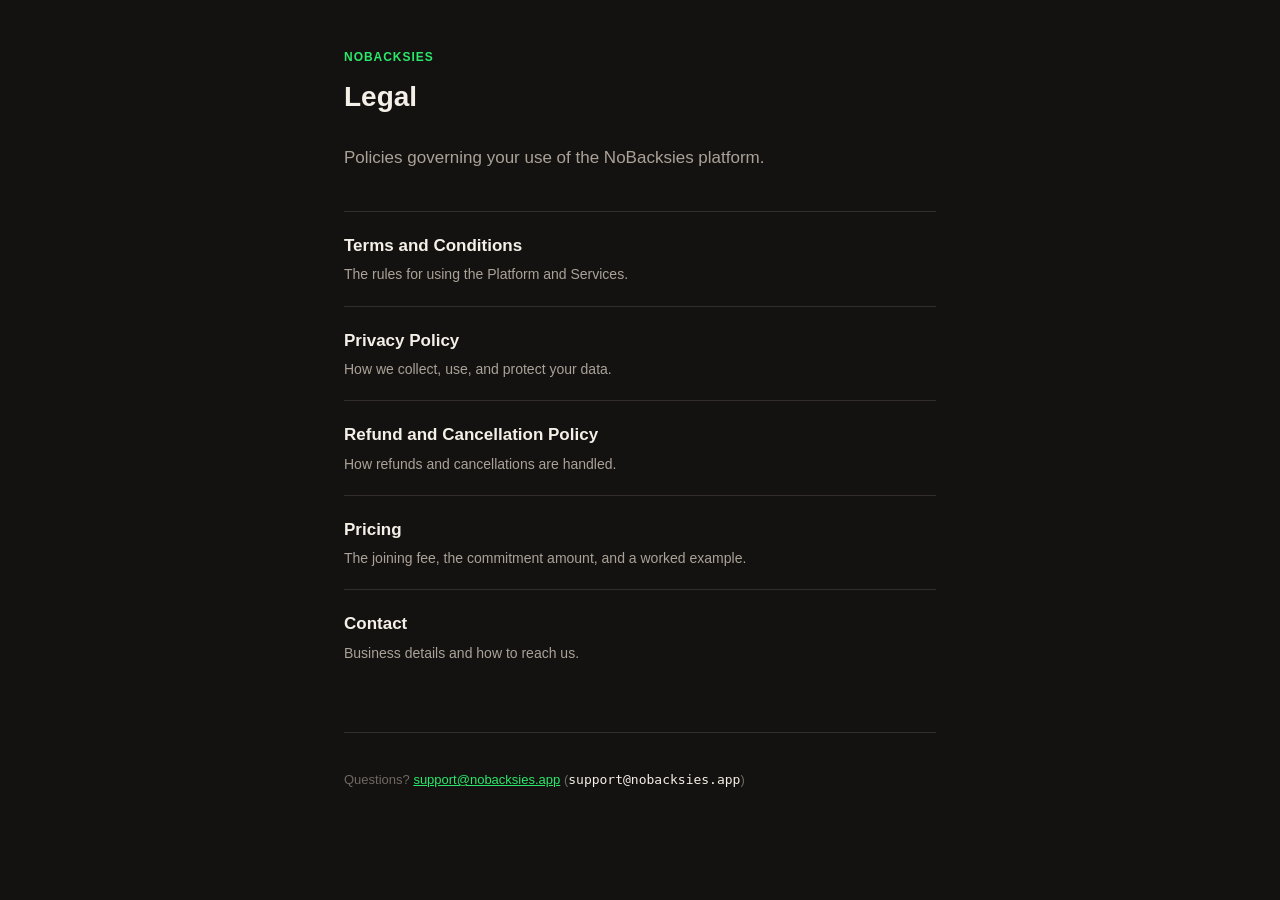
<file: index.html>
<!doctype html>
<html lang="en">
<head>
<meta charset="utf-8">
<meta name="viewport" content="width=device-width, initial-scale=1">
<title>Legal — NoBacksies</title>
<link rel="stylesheet" href="style.css">
</head>
<body>
<main>
  <p class="eyebrow">NoBacksies</p>
  <h1>Legal</h1>
  <p class="intro">Policies governing your use of the NoBacksies platform.</p>

  <ul class="doc-list">
    <li><a href="terms.html">Terms and Conditions<span>The rules for using the Platform and Services.</span></a></li>
    <li><a href="privacy-policy.html">Privacy Policy<span>How we collect, use, and protect your data.</span></a></li>
    <li><a href="refund-policy.html">Refund and Cancellation Policy<span>How refunds and cancellations are handled.</span></a></li>
    <li><a href="pricing.html">Pricing<span>The joining fee, the commitment amount, and a worked example.</span></a></li>
    <li><a href="contact.html">Contact<span>Business details and how to reach us.</span></a></li>
  </ul>

  <footer>
    <p>
      Questions? <a href="mailto:support@nobacksies.app">support@nobacksies.app</a>
      (<span class="plain-email">support@nobacksies.app</span>)
    </p>
  </footer>
</main>
</body>
</html>
</file>
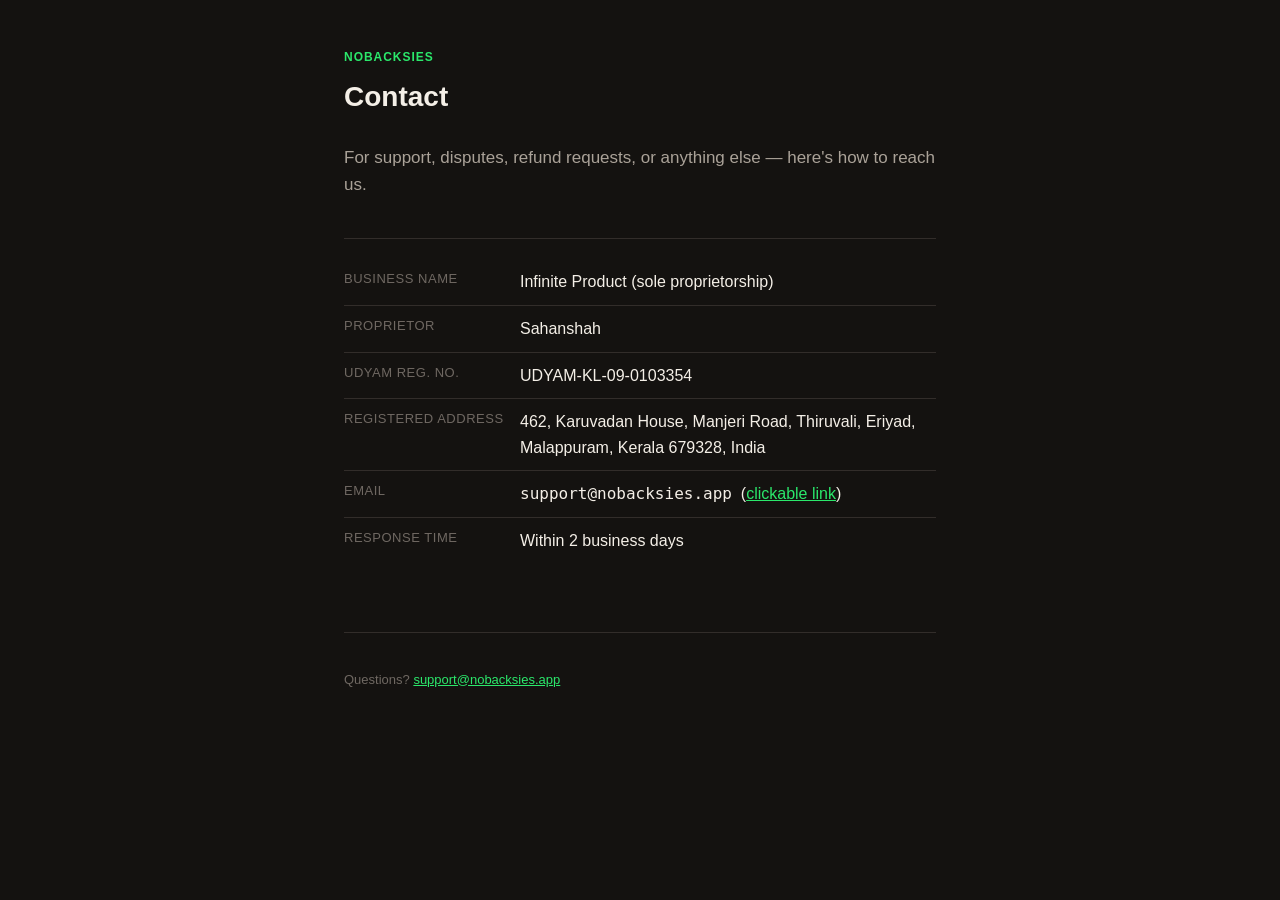
<file: contact.html>
<!doctype html>
<html lang="en">
<head>
<meta charset="utf-8">
<meta name="viewport" content="width=device-width, initial-scale=1">
<title>Contact — NoBacksies</title>
<link rel="stylesheet" href="style.css">
</head>
<body>
<main>
  <p class="eyebrow">NoBacksies</p>
  <h1>Contact</h1>
  <p class="intro">For support, disputes, refund requests, or anything else — here's how to reach us.</p>

  <section>
    <ul class="fact-list">
      <li><span class="k">Business name</span><span class="v">Infinite Product (sole proprietorship)</span></li>
      <li><span class="k">Proprietor</span><span class="v">Sahanshah</span></li>
      <li><span class="k">Udyam Reg. No.</span><span class="v">UDYAM-KL-09-0103354</span></li>
      <li><span class="k">Registered address</span><span class="v">462, Karuvadan House, Manjeri Road, Thiruvali, Eriyad, Malappuram, Kerala 679328, India</span></li>
      <li><span class="k">Email</span><span class="v"><span class="plain-email">support@nobacksies.app</span> &nbsp;(<a href="mailto:support@nobacksies.app">clickable link</a>)</span></li>
      <li><span class="k">Response time</span><span class="v">Within 2 business days</span></li>
    </ul>
  </section>

  <footer>
    <p>Questions? <a href="mailto:support@nobacksies.app">support@nobacksies.app</a></p>
  </footer>
</main>
</body>
</html>
</file>
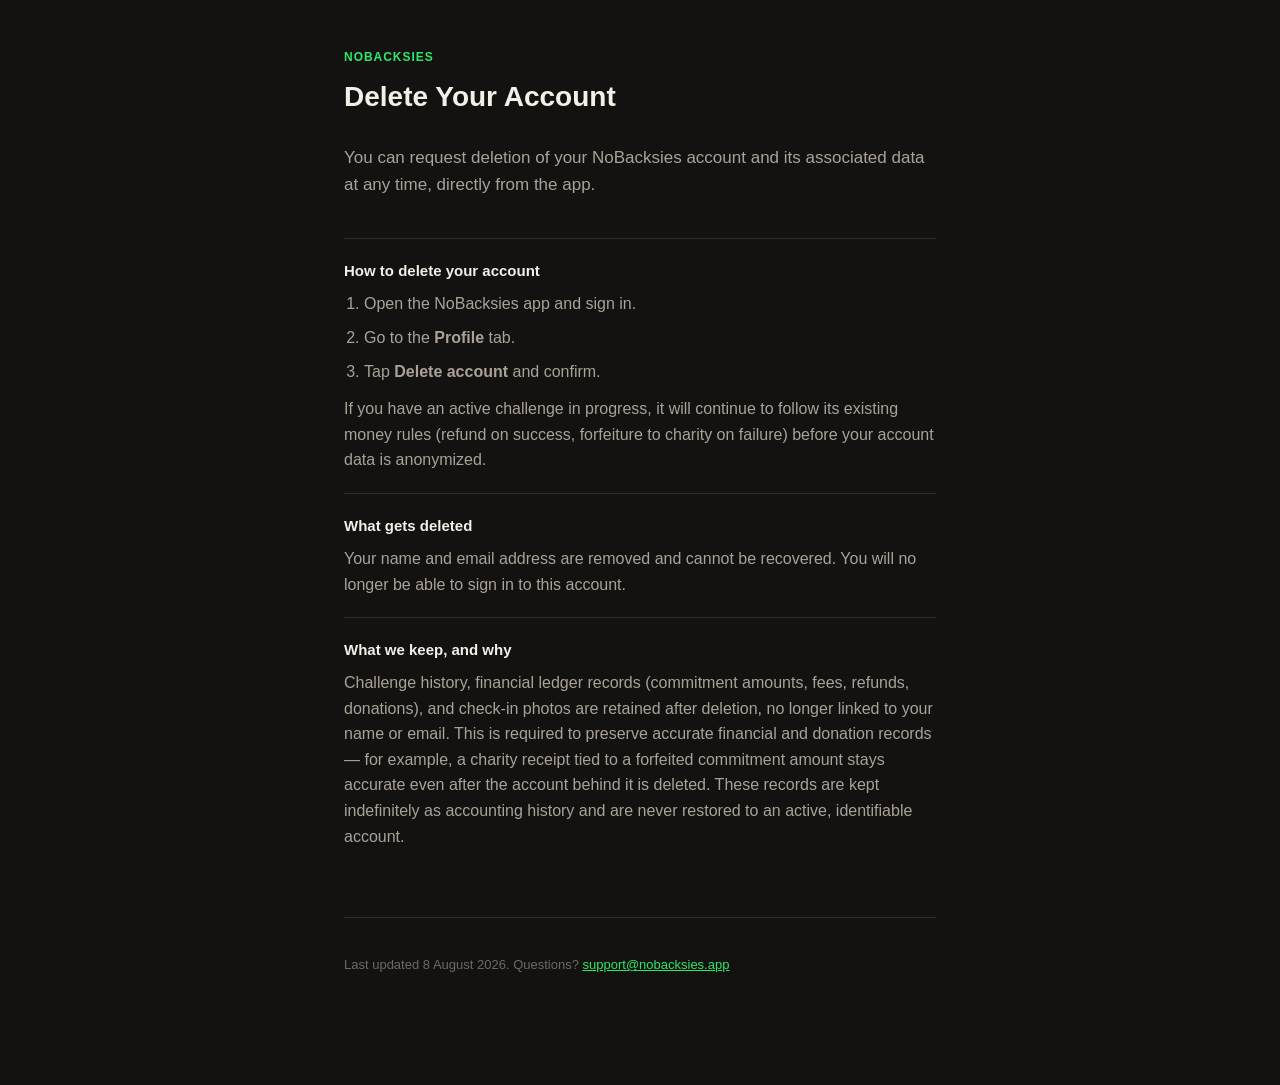
<file: delete-account.html>
<!doctype html>
<html lang="en">
<head>
<meta charset="utf-8">
<meta name="viewport" content="width=device-width, initial-scale=1">
<title>Delete Your Account — NoBacksies</title>
<style>
  :root {
    color-scheme: dark;
    --ink: #141210;
    --surface: #1c1917;
    --hairline: #322d2a;
    --text: #f4efe7;
    --text-secondary: #aaa298;
    --text-muted: #6f6862;
    --money: #2be86b;
  }
  * { box-sizing: border-box; }
  body {
    margin: 0;
    background: var(--ink);
    color: var(--text);
    font-family: -apple-system, BlinkMacSystemFont, "Segoe UI", Roboto, Helvetica, Arial, sans-serif;
    line-height: 1.6;
  }
  main {
    max-width: 640px;
    margin: 0 auto;
    padding: 48px 24px 96px;
  }
  .eyebrow {
    text-transform: uppercase;
    letter-spacing: 0.08em;
    font-size: 12px;
    color: var(--money);
    font-weight: 700;
    margin: 0 0 8px;
  }
  h1 {
    font-size: 28px;
    margin: 0 0 24px;
  }
  .intro {
    color: var(--text-secondary);
    font-size: 17px;
    margin-bottom: 40px;
  }
  section {
    padding: 20px 0;
    border-top: 1px solid var(--hairline);
  }
  section h2 {
    font-size: 15px;
    margin: 0 0 8px;
  }
  section p, section li {
    margin: 0;
    color: var(--text-secondary);
  }
  ol {
    margin: 0;
    padding-left: 20px;
  }
  ol li + li { margin-top: 8px; }
  footer {
    margin-top: 48px;
    padding-top: 24px;
    border-top: 1px solid var(--hairline);
    color: var(--text-muted);
    font-size: 13px;
  }
  a { color: var(--money); }
</style>
</head>
<body>
<main>
  <p class="eyebrow">NoBacksies</p>
  <h1>Delete Your Account</h1>
  <p class="intro">You can request deletion of your NoBacksies account and its associated data at any time, directly from the app.</p>

  <section>
    <h2>How to delete your account</h2>
    <ol>
      <li>Open the NoBacksies app and sign in.</li>
      <li>Go to the <strong>Profile</strong> tab.</li>
      <li>Tap <strong>Delete account</strong> and confirm.</li>
    </ol>
    <p style="margin-top: 12px;">If you have an active challenge in progress, it will continue to follow its existing money rules (refund on success, forfeiture to charity on failure) before your account data is anonymized.</p>
  </section>

  <section>
    <h2>What gets deleted</h2>
    <p>Your name and email address are removed and cannot be recovered. You will no longer be able to sign in to this account.</p>
  </section>

  <section>
    <h2>What we keep, and why</h2>
    <p>Challenge history, financial ledger records (commitment amounts, fees, refunds, donations), and check-in photos are retained after deletion, no longer linked to your name or email. This is required to preserve accurate financial and donation records — for example, a charity receipt tied to a forfeited commitment amount stays accurate even after the account behind it is deleted. These records are kept indefinitely as accounting history and are never restored to an active, identifiable account.</p>
  </section>

  <footer>
    <p>Last updated 8 August 2026. Questions? <a href="mailto:support@nobacksies.app">support@nobacksies.app</a></p>
  </footer>
</main>
</body>
</html>
</file>
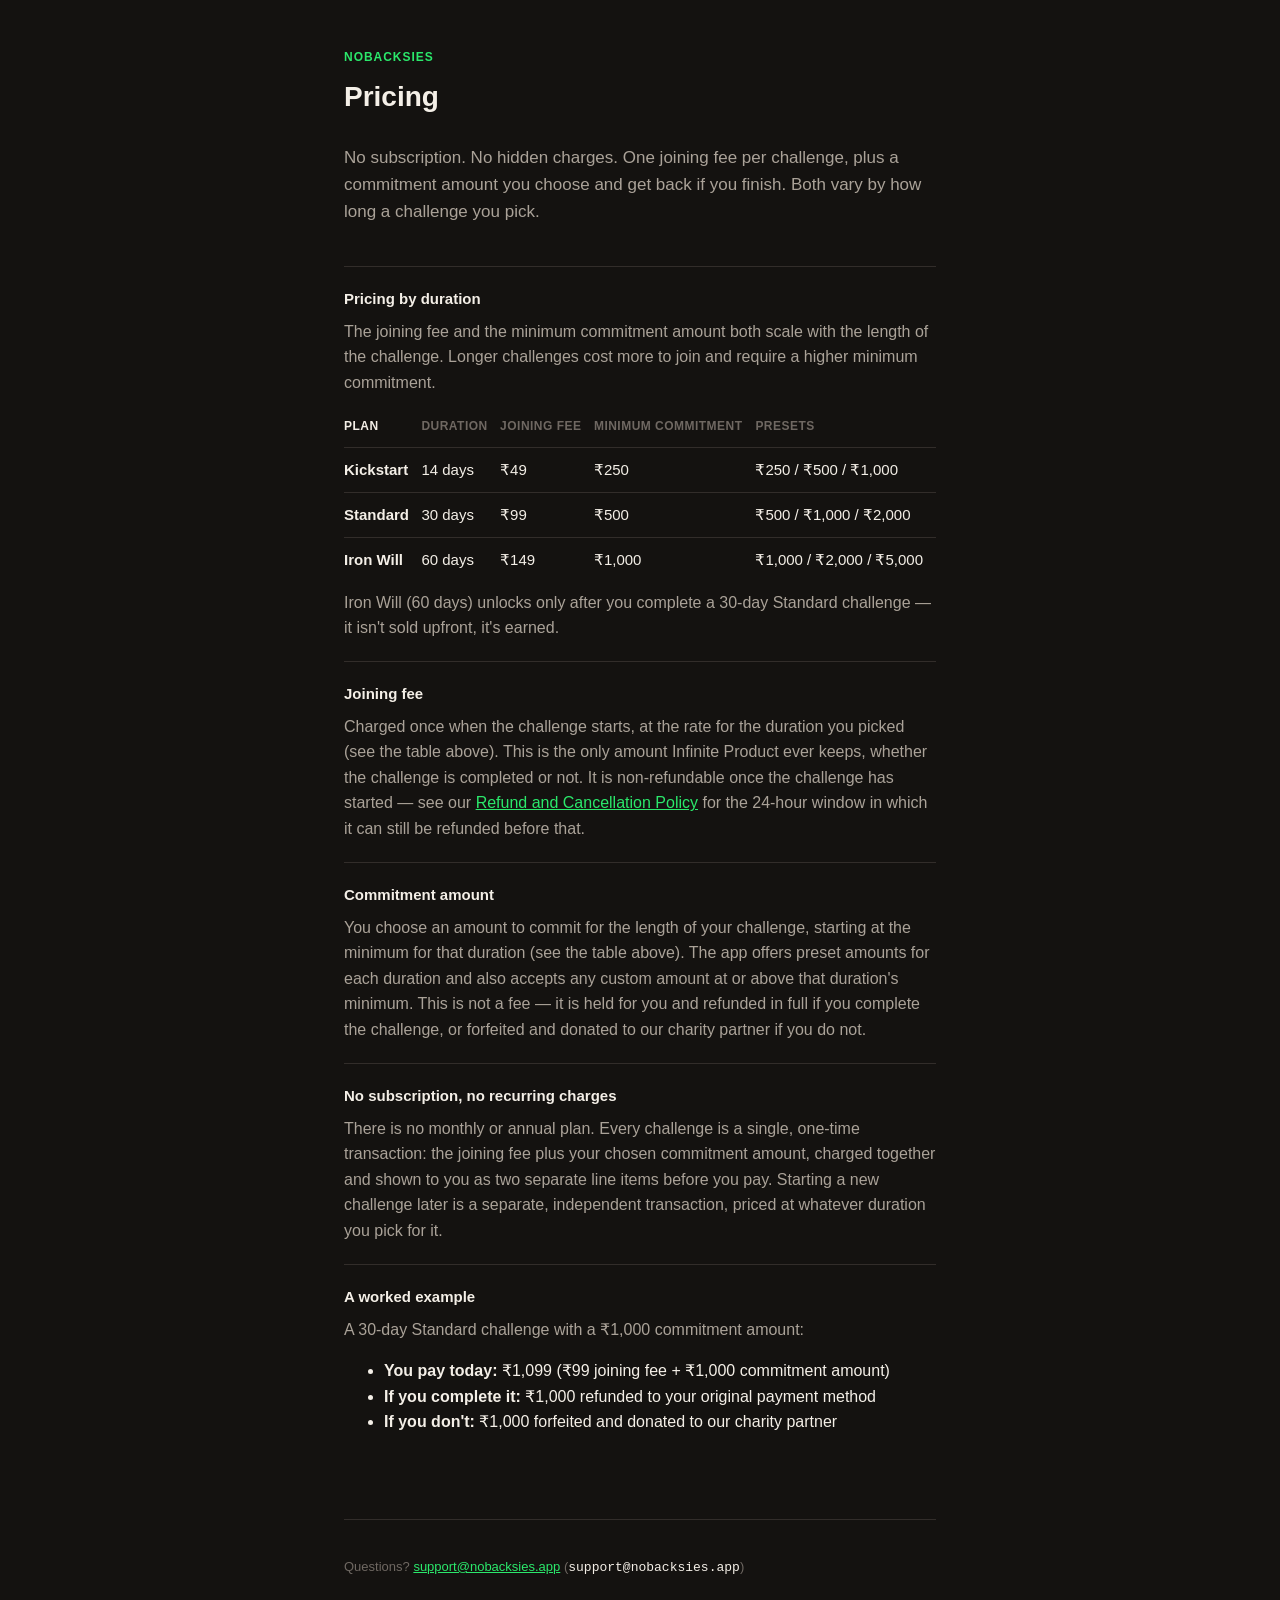
<file: pricing.html>
<!doctype html>
<html lang="en">
<head>
<meta charset="utf-8">
<meta name="viewport" content="width=device-width, initial-scale=1">
<title>Pricing — NoBacksies</title>
<link rel="stylesheet" href="style.css">
</head>
<body>
<main>
  <p class="eyebrow">NoBacksies</p>
  <h1>Pricing</h1>
  <p class="intro">
    No subscription. No hidden charges. One joining fee per challenge, plus a commitment amount you choose
    and get back if you finish. Both vary by how long a challenge you pick.
  </p>

  <section>
    <h2>Pricing by duration</h2>
    <p>
      The joining fee and the minimum commitment amount both scale with the length of the challenge.
      Longer challenges cost more to join and require a higher minimum commitment.
    </p>
    <table class="tier-table">
      <thead>
        <tr>
          <th>Plan</th>
          <th>Duration</th>
          <th>Joining fee</th>
          <th>Minimum commitment</th>
          <th>Presets</th>
        </tr>
      </thead>
      <tbody>
        <tr>
          <td>Kickstart</td>
          <td>14 days</td>
          <td>₹49</td>
          <td>₹250</td>
          <td>₹250 / ₹500 / ₹1,000</td>
        </tr>
        <tr>
          <td>Standard</td>
          <td>30 days</td>
          <td>₹99</td>
          <td>₹500</td>
          <td>₹500 / ₹1,000 / ₹2,000</td>
        </tr>
        <tr>
          <td>Iron Will</td>
          <td>60 days</td>
          <td>₹149</td>
          <td>₹1,000</td>
          <td>₹1,000 / ₹2,000 / ₹5,000</td>
        </tr>
      </tbody>
    </table>
    <p>
      Iron Will (60 days) unlocks only after you complete a 30-day Standard challenge — it isn't sold
      upfront, it's earned.
    </p>
  </section>

  <section>
    <h2>Joining fee</h2>
    <p>
      Charged once when the challenge starts, at the rate for the duration you picked (see the table
      above). This is the only amount Infinite Product ever keeps, whether the challenge is completed or
      not. It is non-refundable once the challenge has started — see our
      <a href="refund-policy.html">Refund and Cancellation Policy</a> for the 24-hour window in which it
      can still be refunded before that.
    </p>
  </section>

  <section>
    <h2>Commitment amount</h2>
    <p>
      You choose an amount to commit for the length of your challenge, starting at the minimum for that
      duration (see the table above). The app offers preset amounts for each duration and also accepts
      any custom amount at or above that duration's minimum. This is not a fee — it is held for you and
      refunded in full if you complete the challenge, or forfeited and donated to our charity partner if
      you do not.
    </p>
  </section>

  <section>
    <h2>No subscription, no recurring charges</h2>
    <p>
      There is no monthly or annual plan. Every challenge is a single, one-time transaction: the joining
      fee plus your chosen commitment amount, charged together and shown to you as two separate line items
      before you pay. Starting a new challenge later is a separate, independent transaction, priced at
      whatever duration you pick for it.
    </p>
  </section>

  <section>
    <h2>A worked example</h2>
    <p>A 30-day Standard challenge with a ₹1,000 commitment amount:</p>
    <ul>
      <li><strong>You pay today:</strong> ₹1,099 (₹99 joining fee + ₹1,000 commitment amount)</li>
      <li><strong>If you complete it:</strong> ₹1,000 refunded to your original payment method</li>
      <li><strong>If you don't:</strong> ₹1,000 forfeited and donated to our charity partner</li>
    </ul>
  </section>

  <footer>
    <p>
      Questions? <a href="mailto:support@nobacksies.app">support@nobacksies.app</a>
      (<span class="plain-email">support@nobacksies.app</span>)
    </p>
  </footer>
</main>
</body>
</html>
</file>
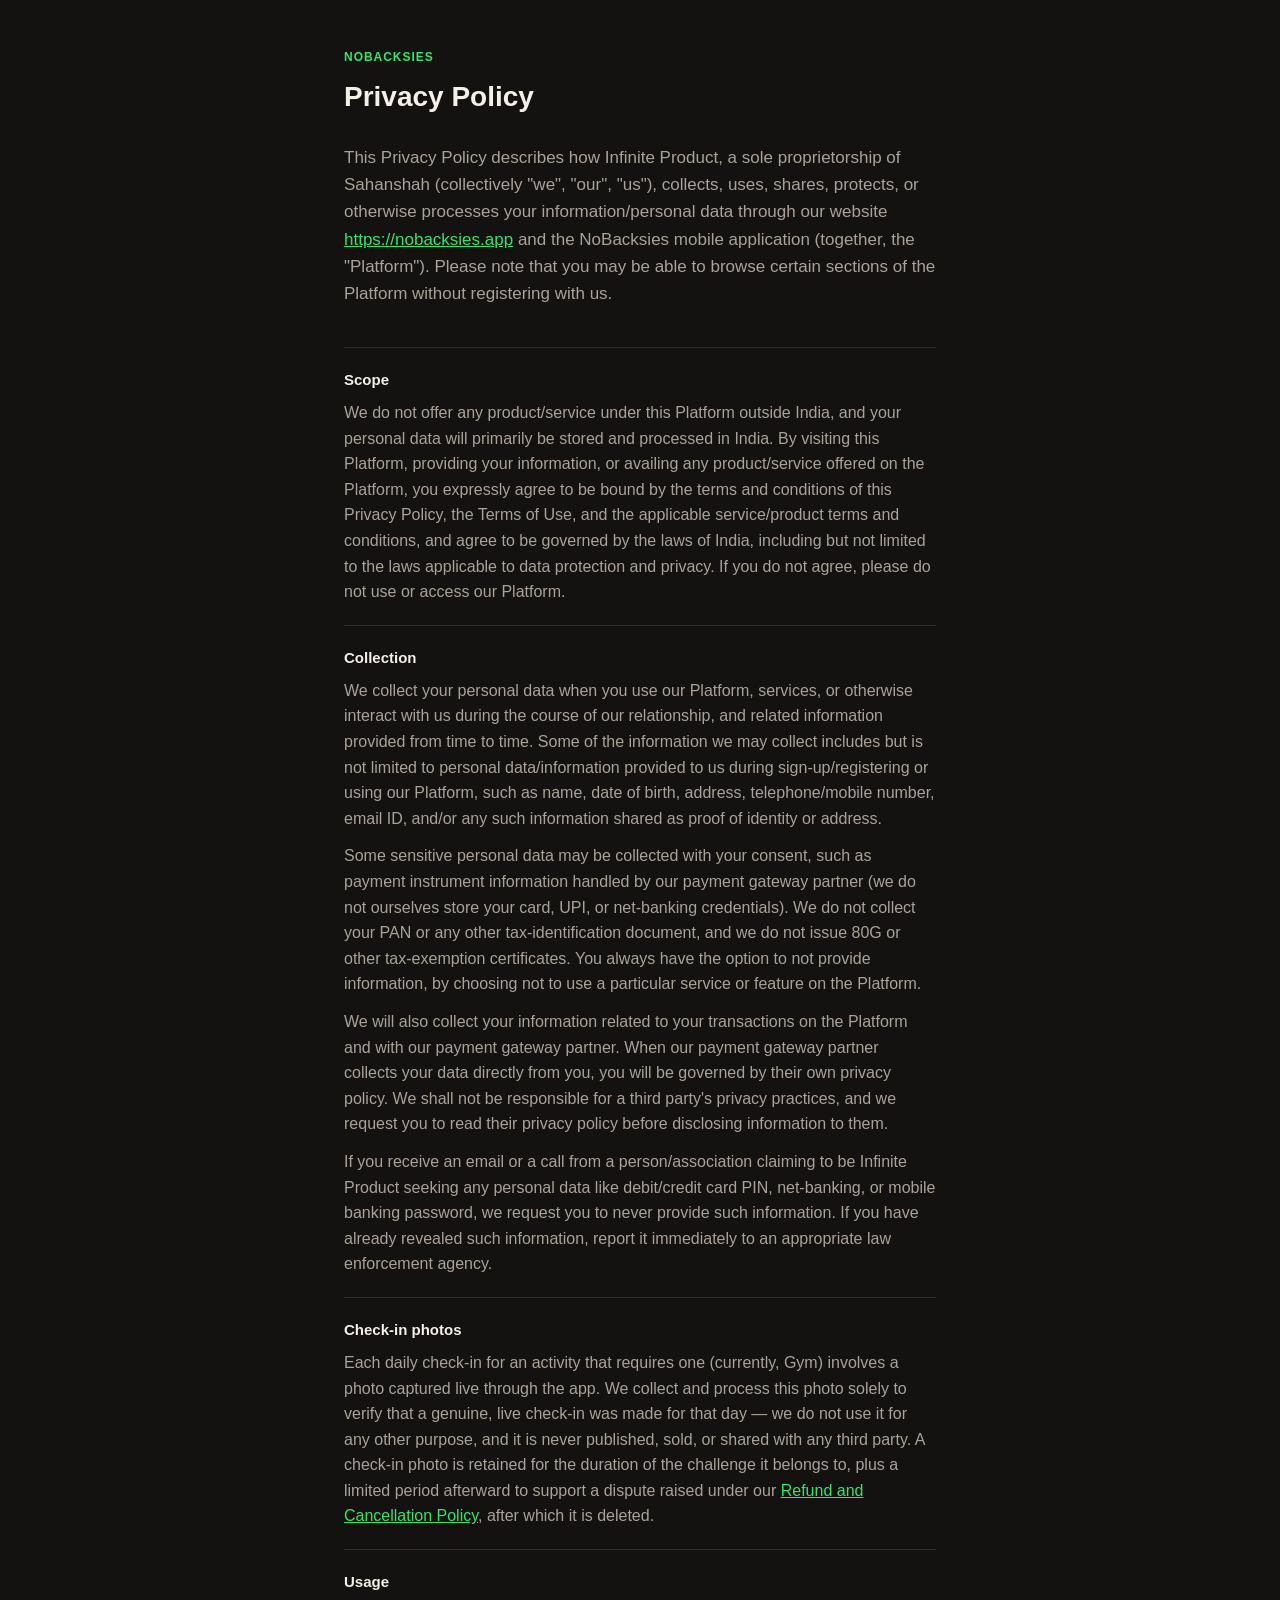
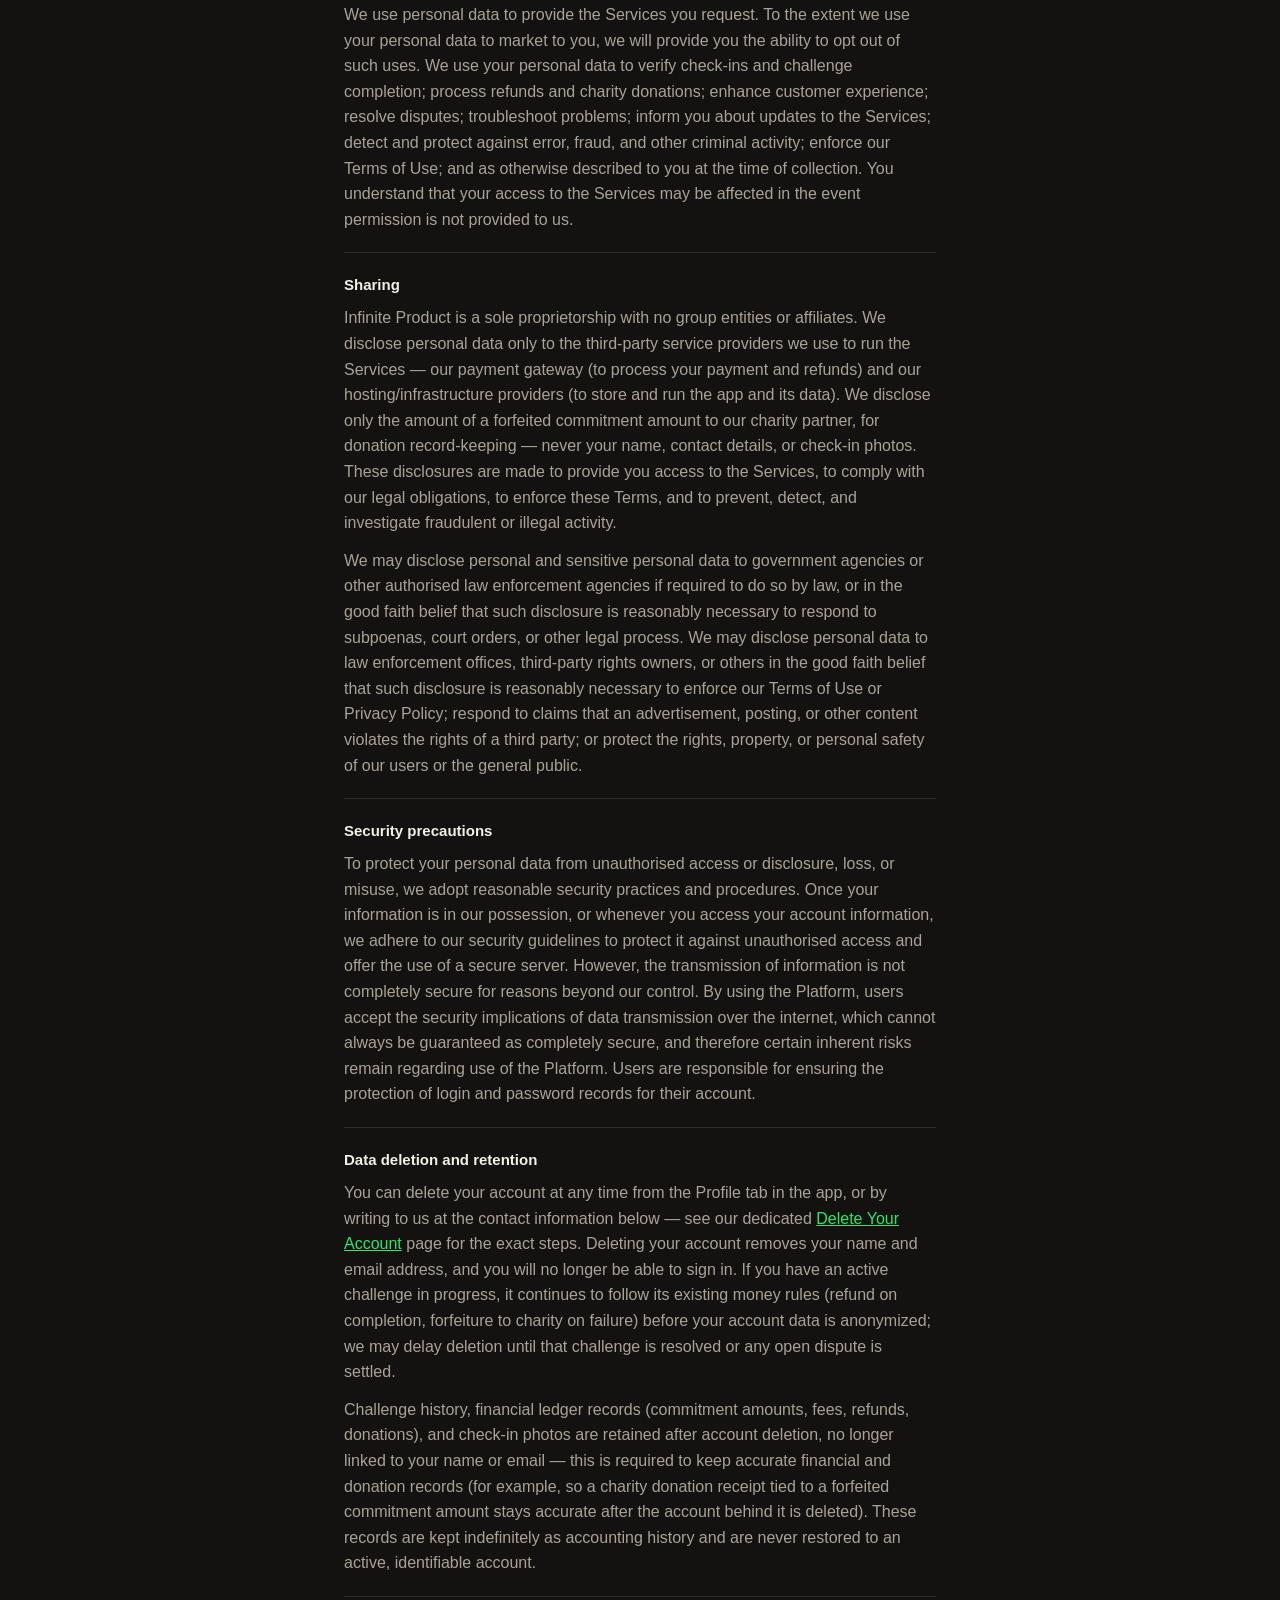
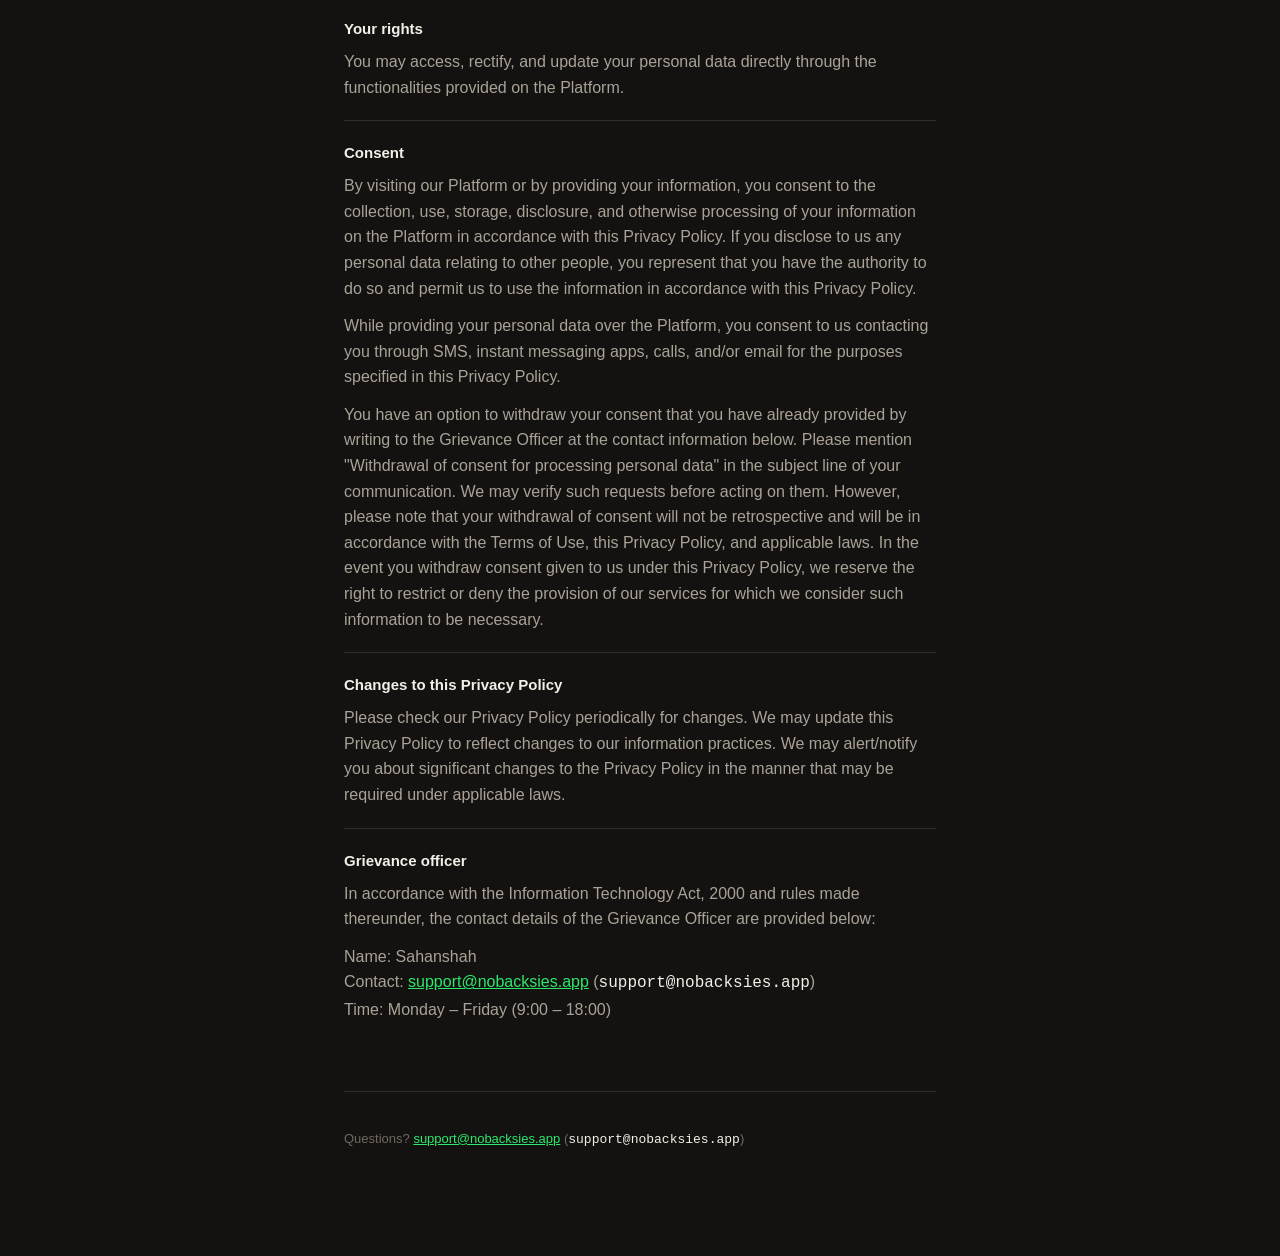
<file: privacy-policy.html>
<!doctype html>
<html lang="en">
<head>
<meta charset="utf-8">
<meta name="viewport" content="width=device-width, initial-scale=1">
<title>Privacy Policy — NoBacksies</title>
<link rel="stylesheet" href="style.css">
</head>
<body>
<main>
  <p class="eyebrow">NoBacksies</p>
  <h1>Privacy Policy</h1>
  <p class="intro">
    This Privacy Policy describes how Infinite Product, a sole proprietorship of Sahanshah (collectively
    "we", "our", "us"), collects, uses, shares, protects, or otherwise processes your information/personal
    data through our website <a href="https://nobacksies.app">https://nobacksies.app</a> and the NoBacksies
    mobile application (together, the "Platform"). Please note that you may be able to browse certain
    sections of the Platform without registering with us.
  </p>

  <section>
    <h2>Scope</h2>
    <p>
      We do not offer any product/service under this Platform outside India, and your personal data will
      primarily be stored and processed in India. By visiting this Platform, providing your information,
      or availing any product/service offered on the Platform, you expressly agree to be bound by the
      terms and conditions of this Privacy Policy, the Terms of Use, and the applicable service/product
      terms and conditions, and agree to be governed by the laws of India, including but not limited to
      the laws applicable to data protection and privacy. If you do not agree, please do not use or
      access our Platform.
    </p>
  </section>

  <section>
    <h2>Collection</h2>
    <p>
      We collect your personal data when you use our Platform, services, or otherwise interact with us
      during the course of our relationship, and related information provided from time to time. Some of
      the information we may collect includes but is not limited to personal data/information provided
      to us during sign-up/registering or using our Platform, such as name, date of birth, address,
      telephone/mobile number, email ID, and/or any such information shared as proof of identity or
      address.
    </p>
    <p>
      Some sensitive personal data may be collected with your consent, such as payment instrument
      information handled by our payment gateway partner (we do not ourselves store your card, UPI, or
      net-banking credentials). We do not collect your PAN or any other tax-identification document, and
      we do not issue 80G or other tax-exemption certificates. You always have the option to not provide
      information, by choosing not to use a particular service or feature on the Platform.
    </p>
    <p>
      We will also collect your information related to your transactions on the Platform and with our
      payment gateway partner. When our payment gateway partner collects your data directly from you, you
      will be governed by their own privacy policy. We shall not be responsible for a third party's
      privacy practices, and we request you to read their privacy policy before disclosing information to
      them.
    </p>
    <p>
      If you receive an email or a call from a person/association claiming to be Infinite Product seeking
      any personal data like debit/credit card PIN, net-banking, or mobile banking password, we request
      you to never provide such information. If you have already revealed such information, report it
      immediately to an appropriate law enforcement agency.
    </p>
  </section>

  <section>
    <h2>Check-in photos</h2>
    <p>
      Each daily check-in for an activity that requires one (currently, Gym) involves a photo captured
      live through the app. We collect and process this photo solely to verify that a genuine, live check-in
      was made for that day — we do not use it for any other purpose, and it is never published, sold, or
      shared with any third party. A check-in photo is retained for the duration of the challenge it
      belongs to, plus a limited period afterward to support a dispute raised under our
      <a href="refund-policy.html">Refund and Cancellation Policy</a>, after which it is deleted.
    </p>
  </section>

  <section>
    <h2>Usage</h2>
    <p>
      We use personal data to provide the Services you request. To the extent we use your personal data
      to market to you, we will provide you the ability to opt out of such uses. We use your personal
      data to verify check-ins and challenge completion; process refunds and charity donations; enhance
      customer experience; resolve disputes; troubleshoot problems; inform you about updates to the
      Services; detect and protect against error, fraud, and other criminal activity; enforce our Terms of
      Use; and as otherwise described to you at the time of collection. You understand that your access to
      the Services may be affected in the event permission is not provided to us.
    </p>
  </section>

  <section>
    <h2>Sharing</h2>
    <p>
      Infinite Product is a sole proprietorship with no group entities or affiliates. We disclose personal
      data only to the third-party service providers we use to run the Services — our payment gateway
      (to process your payment and refunds) and our hosting/infrastructure providers (to store and run the
      app and its data). We disclose only the amount of a forfeited commitment amount to our charity
      partner, for donation record-keeping — never your name, contact details, or check-in photos. These
      disclosures are made to provide you access to the Services, to comply with our legal obligations, to
      enforce these Terms, and to prevent, detect, and investigate fraudulent or illegal activity.
    </p>
    <p>
      We may disclose personal and sensitive personal data to government agencies or other authorised law
      enforcement agencies if required to do so by law, or in the good faith belief that such disclosure
      is reasonably necessary to respond to subpoenas, court orders, or other legal process. We may
      disclose personal data to law enforcement offices, third-party rights owners, or others in the good
      faith belief that such disclosure is reasonably necessary to enforce our Terms of Use or Privacy
      Policy; respond to claims that an advertisement, posting, or other content violates the rights of a
      third party; or protect the rights, property, or personal safety of our users or the general
      public.
    </p>
  </section>

  <section>
    <h2>Security precautions</h2>
    <p>
      To protect your personal data from unauthorised access or disclosure, loss, or misuse, we adopt
      reasonable security practices and procedures. Once your information is in our possession, or
      whenever you access your account information, we adhere to our security guidelines to protect it
      against unauthorised access and offer the use of a secure server. However, the transmission of
      information is not completely secure for reasons beyond our control. By using the Platform, users
      accept the security implications of data transmission over the internet, which cannot always be
      guaranteed as completely secure, and therefore certain inherent risks remain regarding use of the
      Platform. Users are responsible for ensuring the protection of login and password records for their
      account.
    </p>
  </section>

  <section>
    <h2>Data deletion and retention</h2>
    <p>
      You can delete your account at any time from the Profile tab in the app, or by writing to us at the
      contact information below — see our dedicated
      <a href="delete-account.html">Delete Your Account</a> page for the exact steps. Deleting your
      account removes your name and email address, and you will no longer be able to sign in. If you have
      an active challenge in progress, it continues to follow its existing money rules (refund on
      completion, forfeiture to charity on failure) before your account data is anonymized; we may delay
      deletion until that challenge is resolved or any open dispute is settled.
    </p>
    <p>
      Challenge history, financial ledger records (commitment amounts, fees, refunds, donations), and
      check-in photos are retained after account deletion, no longer linked to your name or email — this
      is required to keep accurate financial and donation records (for example, so a charity donation
      receipt tied to a forfeited commitment amount stays accurate after the account behind it is
      deleted). These records are kept indefinitely as accounting history and are never restored to an
      active, identifiable account.
    </p>
  </section>

  <section>
    <h2>Your rights</h2>
    <p>You may access, rectify, and update your personal data directly through the functionalities provided on the Platform.</p>
  </section>

  <section>
    <h2>Consent</h2>
    <p>
      By visiting our Platform or by providing your information, you consent to the collection, use,
      storage, disclosure, and otherwise processing of your information on the Platform in accordance
      with this Privacy Policy. If you disclose to us any personal data relating to other people, you
      represent that you have the authority to do so and permit us to use the information in accordance
      with this Privacy Policy.
    </p>
    <p>
      While providing your personal data over the Platform, you consent to us contacting you through SMS,
      instant messaging apps, calls, and/or email for the purposes specified in this Privacy Policy.
    </p>
    <p>
      You have an option to withdraw your consent that you have already provided by writing to the
      Grievance Officer at the contact information below. Please mention "Withdrawal of consent for
      processing personal data" in the subject line of your communication. We may verify such requests
      before acting on them. However, please note that your withdrawal of consent will not be
      retrospective and will be in accordance with the Terms of Use, this Privacy Policy, and applicable
      laws. In the event you withdraw consent given to us under this Privacy Policy, we reserve the right
      to restrict or deny the provision of our services for which we consider such information to be
      necessary.
    </p>
  </section>

  <section>
    <h2>Changes to this Privacy Policy</h2>
    <p>
      Please check our Privacy Policy periodically for changes. We may update this Privacy Policy to
      reflect changes to our information practices. We may alert/notify you about significant changes to
      the Privacy Policy in the manner that may be required under applicable laws.
    </p>
  </section>

  <section>
    <h2>Grievance officer</h2>
    <p>
      In accordance with the Information Technology Act, 2000 and rules made thereunder, the contact
      details of the Grievance Officer are provided below:
    </p>
    <p>
      Name: Sahanshah<br>
      Contact: <a href="mailto:support@nobacksies.app">support@nobacksies.app</a>
      (<span class="plain-email">support@nobacksies.app</span>)<br>
      Time: Monday – Friday (9:00 – 18:00)
    </p>
  </section>

  <footer>
    <p>
      Questions? <a href="mailto:support@nobacksies.app">support@nobacksies.app</a>
      (<span class="plain-email">support@nobacksies.app</span>)
    </p>
  </footer>
</main>
</body>
</html>
</file>
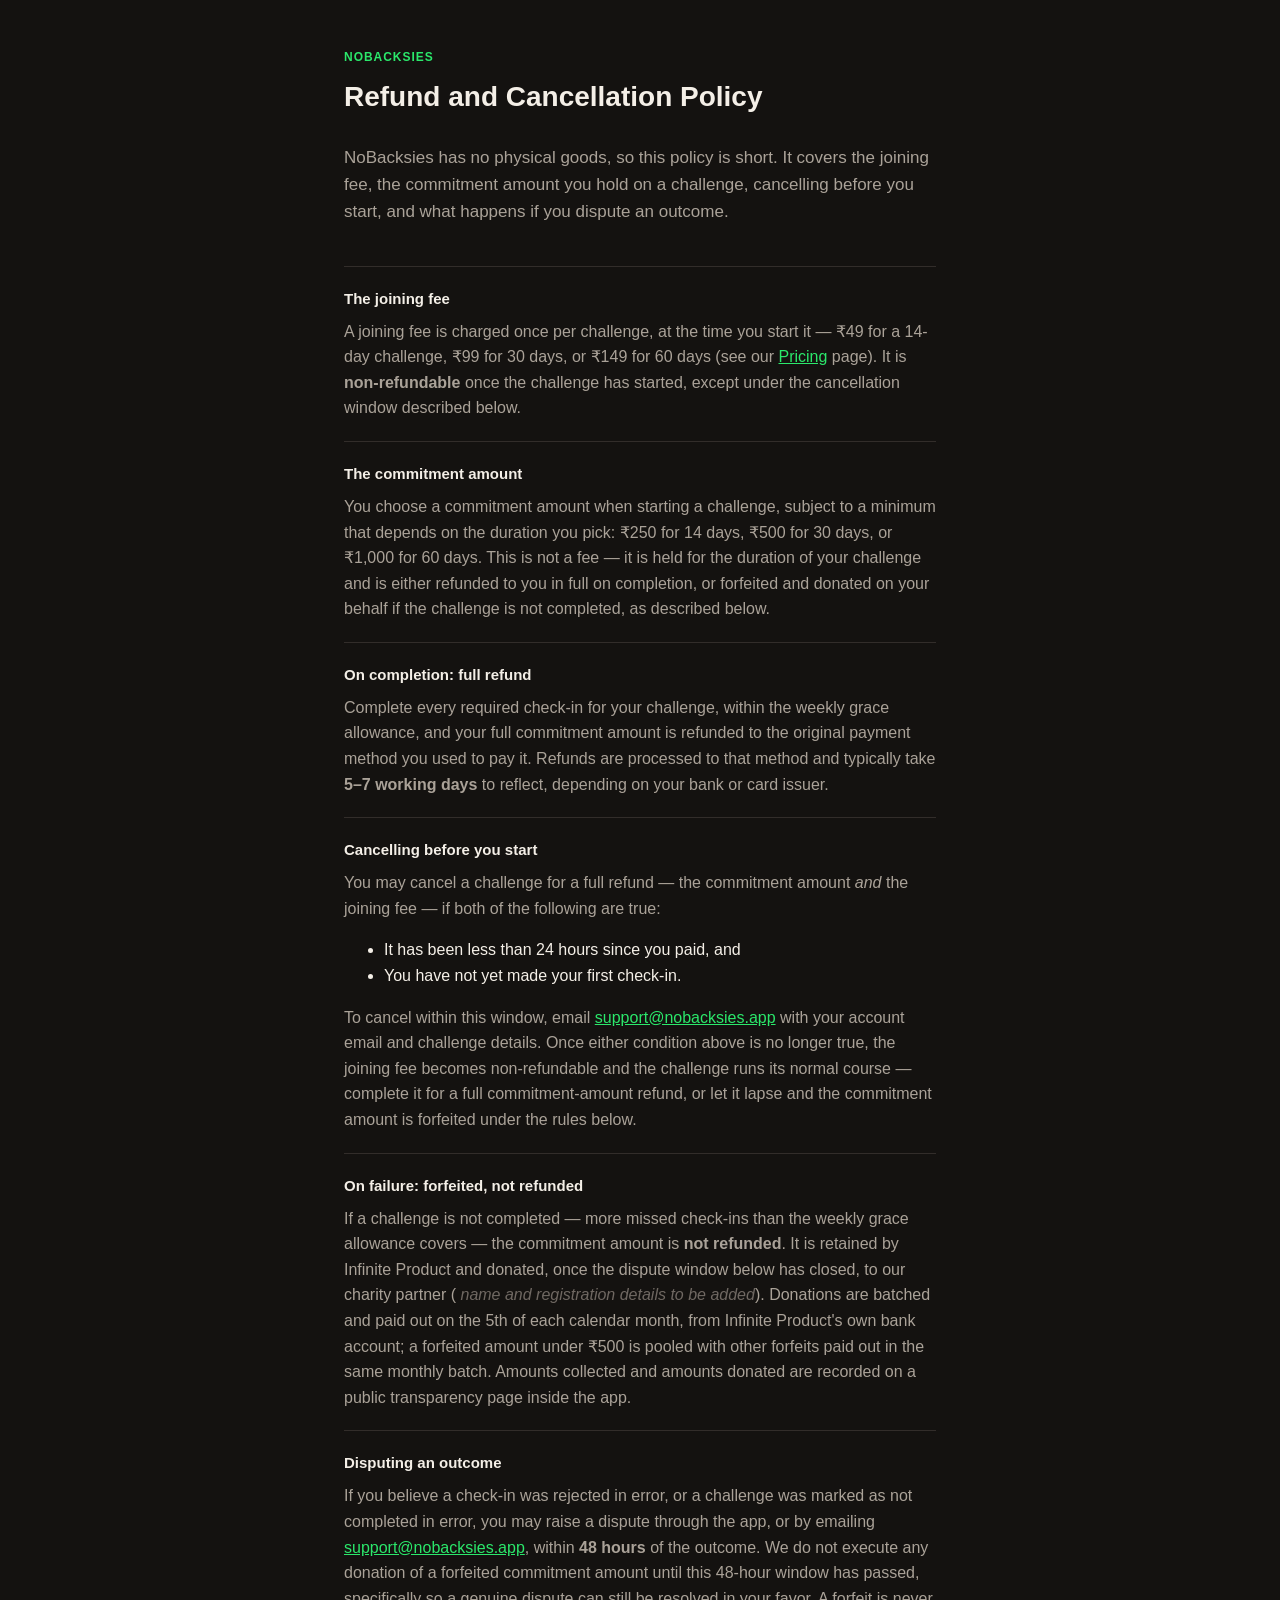
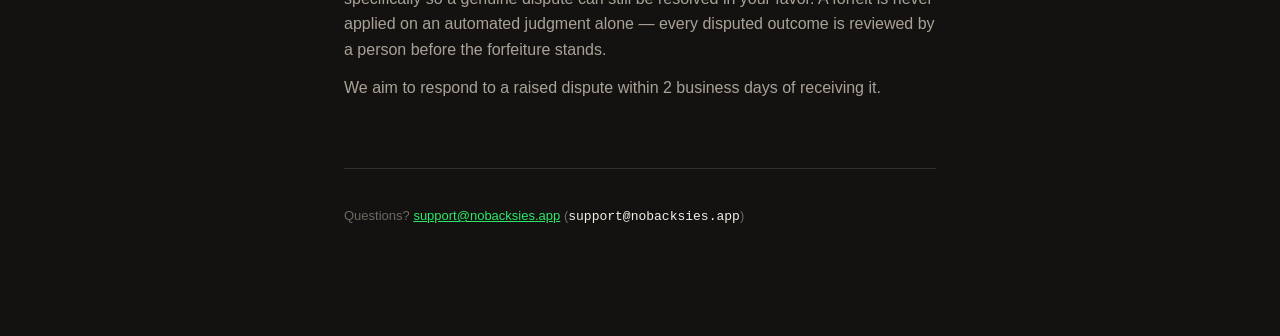
<file: refund-policy.html>
<!doctype html>
<html lang="en">
<head>
<meta charset="utf-8">
<meta name="viewport" content="width=device-width, initial-scale=1">
<title>Refund and Cancellation Policy — NoBacksies</title>
<link rel="stylesheet" href="style.css">
</head>
<body>
<main>
  <p class="eyebrow">NoBacksies</p>
  <h1>Refund and Cancellation Policy</h1>
  <p class="intro">
    NoBacksies has no physical goods, so this policy is short. It covers the joining fee, the commitment
    amount you hold on a challenge, cancelling before you start, and what happens if you dispute an
    outcome.
  </p>

  <section>
    <h2>The joining fee</h2>
    <p>
      A joining fee is charged once per challenge, at the time you start it — ₹49 for a 14-day challenge,
      ₹99 for 30 days, or ₹149 for 60 days (see our <a href="pricing.html">Pricing</a> page). It is
      <strong>non-refundable</strong> once the challenge has started, except under the cancellation window
      described below.
    </p>
  </section>

  <section>
    <h2>The commitment amount</h2>
    <p>
      You choose a commitment amount when starting a challenge, subject to a minimum that depends on the
      duration you pick: ₹250 for 14 days, ₹500 for 30 days, or ₹1,000 for 60 days. This is not a fee —
      it is held for the duration of your challenge and is either refunded to you in full on completion,
      or forfeited and donated on your behalf if the challenge is not completed, as described below.
    </p>
  </section>

  <section>
    <h2>On completion: full refund</h2>
    <p>
      Complete every required check-in for your challenge, within the weekly grace allowance, and your
      full commitment amount is refunded to the original payment method you used to pay it. Refunds are
      processed to that method and typically take <strong>5–7 working days</strong> to reflect, depending
      on your bank or card issuer.
    </p>
  </section>

  <section>
    <h2>Cancelling before you start</h2>
    <p>
      You may cancel a challenge for a full refund — the commitment amount <em>and</em> the joining fee —
      if both of the following are true:
    </p>
    <ul>
      <li>It has been less than 24 hours since you paid, and</li>
      <li>You have not yet made your first check-in.</li>
    </ul>
    <p>
      To cancel within this window, email <a href="mailto:support@nobacksies.app">support@nobacksies.app</a>
      with your account email and challenge details. Once either condition above is no longer true, the
      joining fee becomes non-refundable and the challenge runs its normal course — complete it for a full
      commitment-amount refund, or let it lapse and the commitment amount is forfeited under the rules
      below.
    </p>
  </section>

  <section>
    <h2>On failure: forfeited, not refunded</h2>
    <p>
      If a challenge is not completed — more missed check-ins than the weekly grace allowance covers — the
      commitment amount is <strong>not refunded</strong>. It is retained by Infinite Product and donated,
      once the dispute window below has closed, to our charity partner
      (<span class="todo"><!-- TODO: charity partner legal name and registration number --> name and
      registration details to be added</span>). Donations are batched and paid out on the 5th of each
      calendar month, from Infinite Product's own bank account; a forfeited amount under ₹500 is pooled
      with other forfeits paid out in the same monthly batch. Amounts collected and amounts donated are
      recorded on a public transparency page inside the app.
    </p>
  </section>

  <section>
    <h2>Disputing an outcome</h2>
    <p>
      If you believe a check-in was rejected in error, or a challenge was marked as not completed in
      error, you may raise a dispute through the app, or by emailing
      <a href="mailto:support@nobacksies.app">support@nobacksies.app</a>, within <strong>48 hours</strong>
      of the outcome. We do not execute any donation of a forfeited commitment amount until this 48-hour
      window has passed, specifically so a genuine dispute can still be resolved in your favor. A forfeit
      is never applied on an automated judgment alone — every disputed outcome is reviewed by a person
      before the forfeiture stands.
    </p>
    <p>
      We aim to respond to a raised dispute within 2 business days of receiving it.
    </p>
  </section>

  <footer>
    <p>
      Questions? <a href="mailto:support@nobacksies.app">support@nobacksies.app</a>
      (<span class="plain-email">support@nobacksies.app</span>)
    </p>
  </footer>
</main>
</body>
</html>
</file>
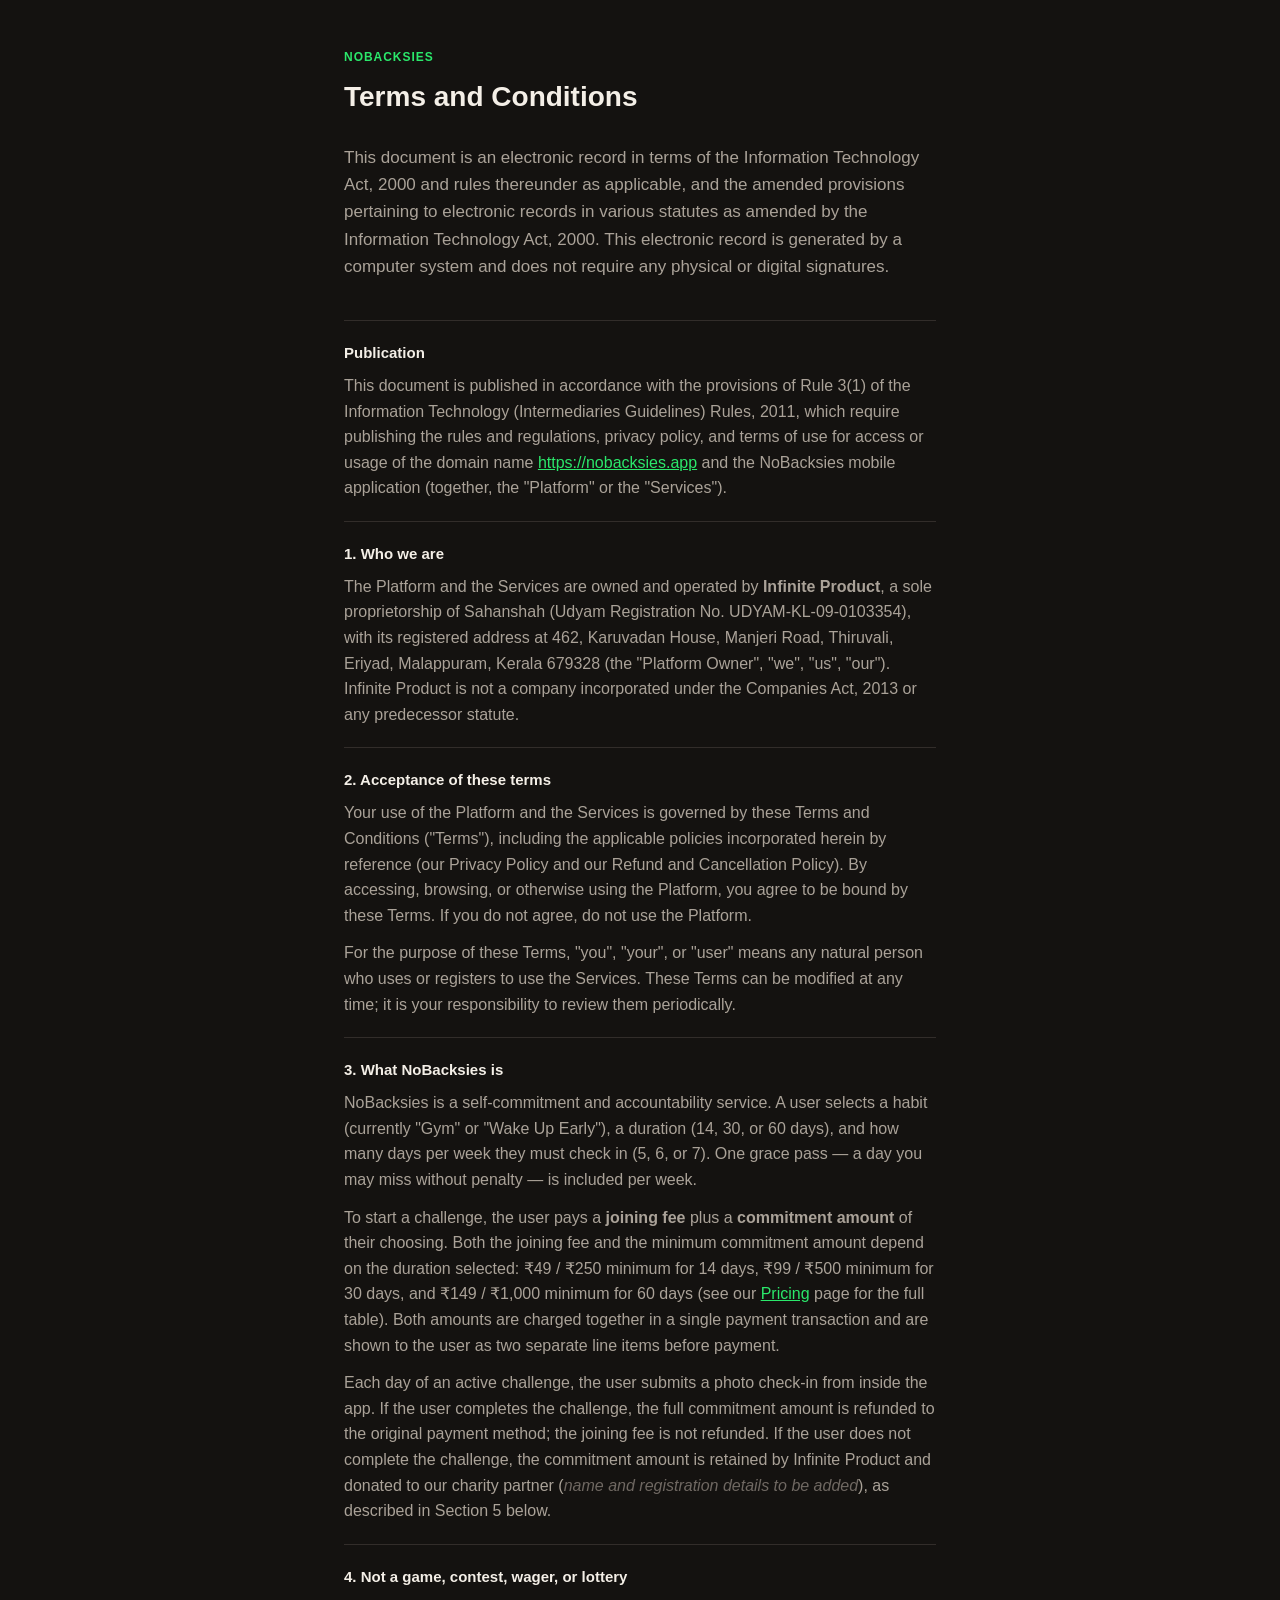
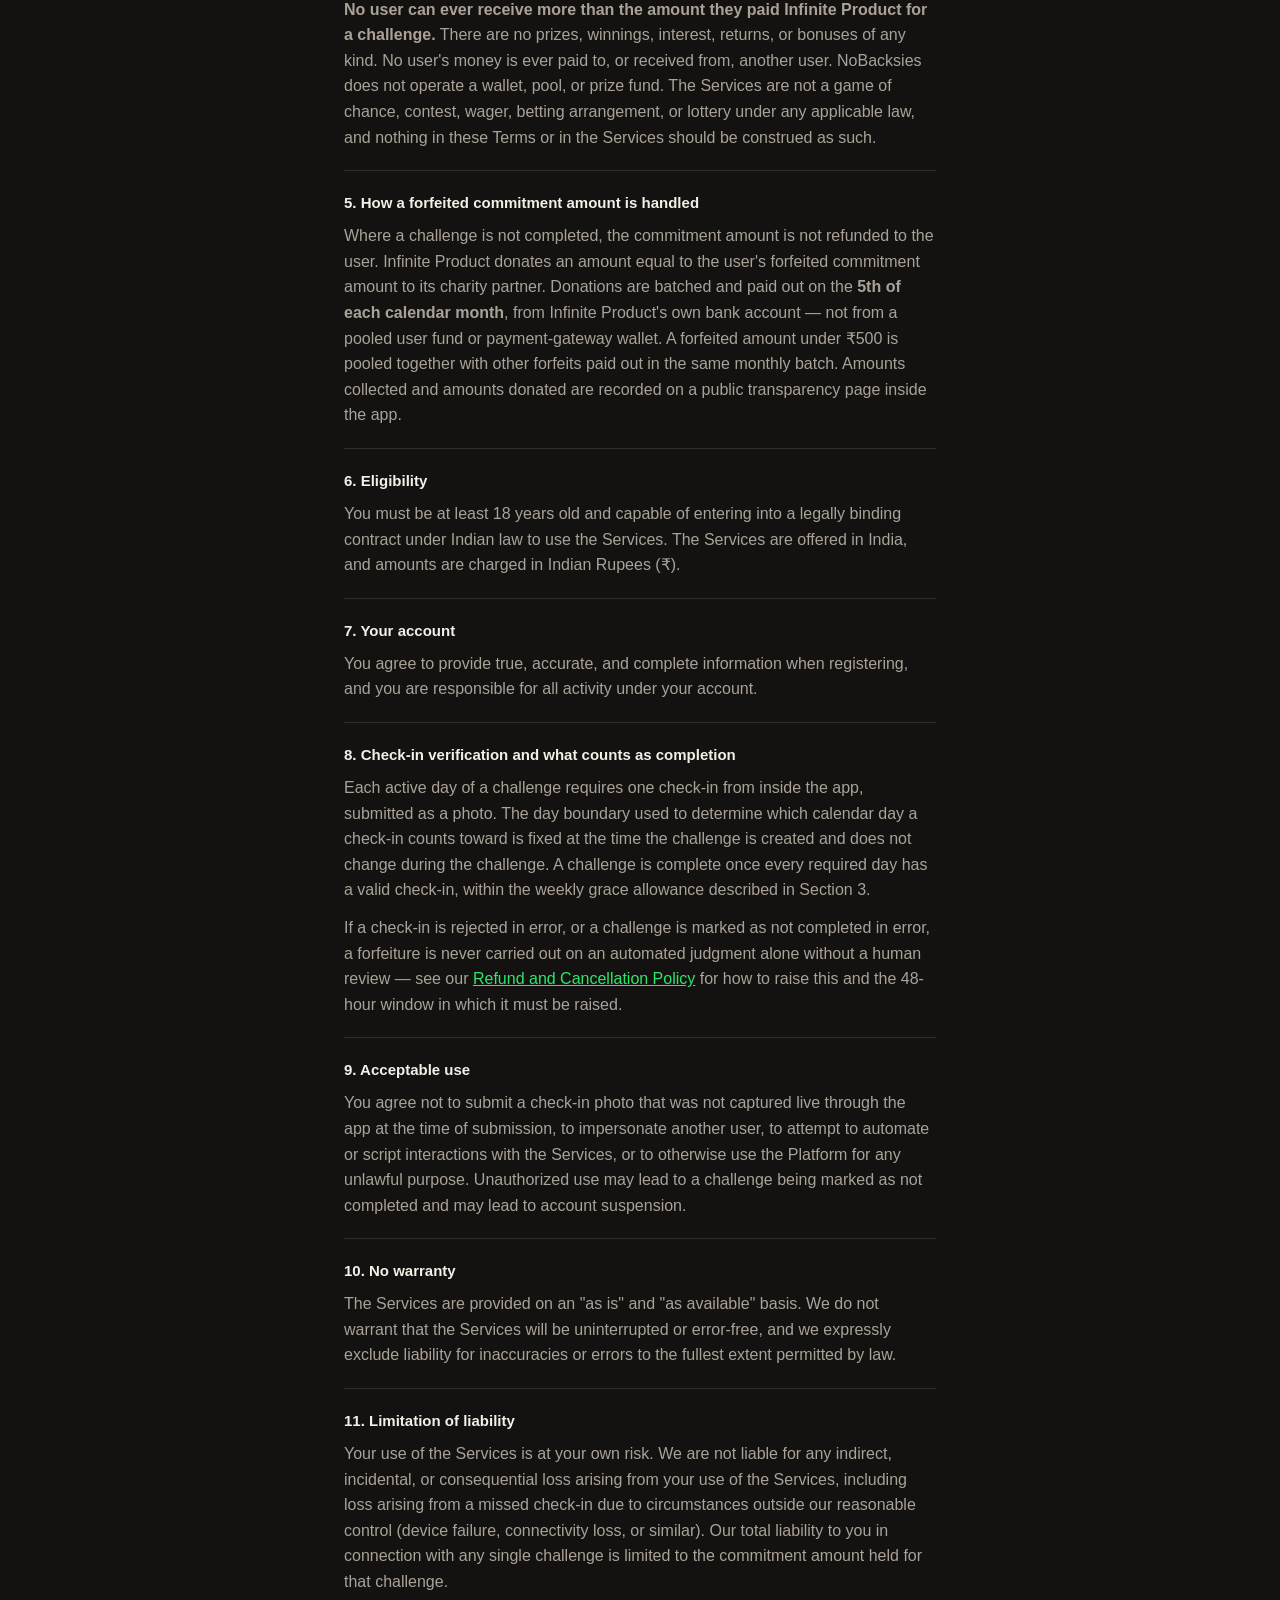
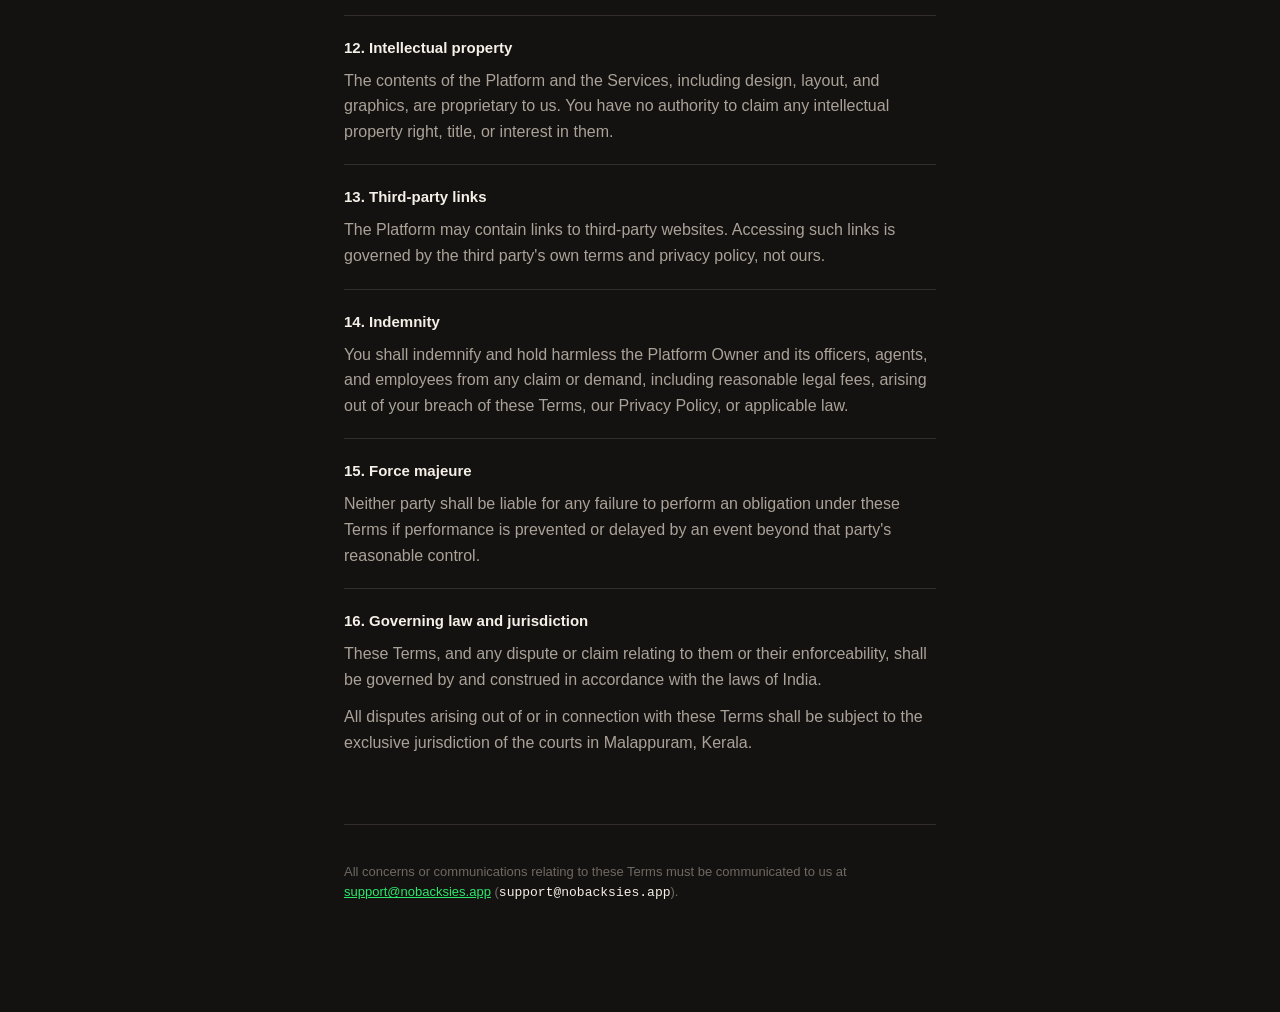
<file: terms.html>
<!doctype html>
<html lang="en">
<head>
<meta charset="utf-8">
<meta name="viewport" content="width=device-width, initial-scale=1">
<title>Terms and Conditions — NoBacksies</title>
<link rel="stylesheet" href="style.css">
</head>
<body>
<main>
  <p class="eyebrow">NoBacksies</p>
  <h1>Terms and Conditions</h1>
  <p class="intro">
    This document is an electronic record in terms of the Information Technology Act, 2000 and rules
    thereunder as applicable, and the amended provisions pertaining to electronic records in various
    statutes as amended by the Information Technology Act, 2000. This electronic record is generated by
    a computer system and does not require any physical or digital signatures.
  </p>

  <section>
    <h2>Publication</h2>
    <p>
      This document is published in accordance with the provisions of Rule 3(1) of the Information
      Technology (Intermediaries Guidelines) Rules, 2011, which require publishing the rules and
      regulations, privacy policy, and terms of use for access or usage of the domain name
      <a href="https://nobacksies.app">https://nobacksies.app</a> and the NoBacksies mobile application
      (together, the "Platform" or the "Services").
    </p>
  </section>

  <section>
    <h2>1. Who we are</h2>
    <p>
      The Platform and the Services are owned and operated by <strong>Infinite Product</strong>, a sole
      proprietorship of Sahanshah (Udyam Registration No. UDYAM-KL-09-0103354), with its registered
      address at 462, Karuvadan House, Manjeri Road, Thiruvali, Eriyad, Malappuram, Kerala 679328 (the
      "Platform Owner", "we", "us", "our"). Infinite Product is not a company incorporated under the
      Companies Act, 2013 or any predecessor statute.
    </p>
  </section>

  <section>
    <h2>2. Acceptance of these terms</h2>
    <p>
      Your use of the Platform and the Services is governed by these Terms and Conditions ("Terms"),
      including the applicable policies incorporated herein by reference (our Privacy Policy and our
      Refund and Cancellation Policy). By accessing, browsing, or otherwise using the Platform, you agree
      to be bound by these Terms. If you do not agree, do not use the Platform.
    </p>
    <p>
      For the purpose of these Terms, "you", "your", or "user" means any natural person who uses or
      registers to use the Services. These Terms can be modified at any time; it is your responsibility to
      review them periodically.
    </p>
  </section>

  <section>
    <h2>3. What NoBacksies is</h2>
    <p>
      NoBacksies is a self-commitment and accountability service. A user selects a habit (currently "Gym"
      or "Wake Up Early"), a duration (14, 30, or 60 days), and how many days per week they must check in
      (5, 6, or 7). One grace pass — a day you may miss without penalty — is included per week.
    </p>
    <p>
      To start a challenge, the user pays a <strong>joining fee</strong> plus a
      <strong>commitment amount</strong> of their choosing. Both the joining fee and the minimum
      commitment amount depend on the duration selected: ₹49 / ₹250 minimum for 14 days, ₹99 / ₹500
      minimum for 30 days, and ₹149 / ₹1,000 minimum for 60 days (see our
      <a href="pricing.html">Pricing</a> page for the full table). Both amounts are charged together in a
      single payment transaction and are shown to the user as two separate line items before payment.
    </p>
    <p>
      Each day of an active challenge, the user submits a photo check-in from inside the app. If the user
      completes the challenge, the full commitment amount is refunded to the original payment method; the
      joining fee is not refunded. If the user does not complete the challenge, the commitment amount is
      retained by Infinite Product and donated to our charity partner
      (<span class="todo"><!-- TODO: charity partner legal name and registration number -->name and
      registration details to be added</span>), as described in Section 5 below.
    </p>
  </section>

  <section>
    <h2>4. Not a game, contest, wager, or lottery</h2>
    <p>
      <strong>No user can ever receive more than the amount they paid Infinite Product for a challenge.</strong>
      There are no prizes, winnings, interest, returns, or bonuses of any kind. No user's money is ever
      paid to, or received from, another user. NoBacksies does not operate a wallet, pool, or prize fund.
      The Services are not a game of chance, contest, wager, betting arrangement, or lottery under any
      applicable law, and nothing in these Terms or in the Services should be construed as such.
    </p>
  </section>

  <section>
    <h2>5. How a forfeited commitment amount is handled</h2>
    <p>
      Where a challenge is not completed, the commitment amount is not refunded to the user. Infinite
      Product donates an amount equal to the user's forfeited commitment amount to its charity partner.
      Donations are batched and paid out on the <strong>5th of each calendar month</strong>, from Infinite
      Product's own bank account — not from a pooled user fund or payment-gateway wallet. A forfeited
      amount under ₹500 is pooled together with other forfeits paid out in the same monthly batch. Amounts
      collected and amounts donated are recorded on a public transparency page inside the app.
    </p>
  </section>

  <section>
    <h2>6. Eligibility</h2>
    <p>
      You must be at least 18 years old and capable of entering into a legally binding contract under
      Indian law to use the Services. The Services are offered in India, and amounts are charged in Indian
      Rupees (₹).
    </p>
  </section>

  <section>
    <h2>7. Your account</h2>
    <p>
      You agree to provide true, accurate, and complete information when registering, and you are
      responsible for all activity under your account.
    </p>
  </section>

  <section>
    <h2>8. Check-in verification and what counts as completion</h2>
    <p>
      Each active day of a challenge requires one check-in from inside the app, submitted as a photo. The
      day boundary used to determine which calendar day a check-in counts toward is fixed at the time the
      challenge is created and does not change during the challenge. A challenge is complete once every
      required day has a valid check-in, within the weekly grace allowance described in Section 3.
    </p>
    <p>
      If a check-in is rejected in error, or a challenge is marked as not completed in error, a forfeiture
      is never carried out on an automated judgment alone without a human review — see our
      <a href="refund-policy.html">Refund and Cancellation Policy</a> for how to raise this and the
      48-hour window in which it must be raised.
    </p>
  </section>

  <section>
    <h2>9. Acceptable use</h2>
    <p>
      You agree not to submit a check-in photo that was not captured live through the app at the time of
      submission, to impersonate another user, to attempt to automate or script interactions with the
      Services, or to otherwise use the Platform for any unlawful purpose. Unauthorized use may lead to a
      challenge being marked as not completed and may lead to account suspension.
    </p>
  </section>

  <section>
    <h2>10. No warranty</h2>
    <p>
      The Services are provided on an "as is" and "as available" basis. We do not warrant that the
      Services will be uninterrupted or error-free, and we expressly exclude liability for inaccuracies or
      errors to the fullest extent permitted by law.
    </p>
  </section>

  <section>
    <h2>11. Limitation of liability</h2>
    <p>
      Your use of the Services is at your own risk. We are not liable for any indirect, incidental, or
      consequential loss arising from your use of the Services, including loss arising from a missed
      check-in due to circumstances outside our reasonable control (device failure, connectivity loss, or
      similar). Our total liability to you in connection with any single challenge is limited to the
      commitment amount held for that challenge.
    </p>
  </section>

  <section>
    <h2>12. Intellectual property</h2>
    <p>
      The contents of the Platform and the Services, including design, layout, and graphics, are
      proprietary to us. You have no authority to claim any intellectual property right, title, or
      interest in them.
    </p>
  </section>

  <section>
    <h2>13. Third-party links</h2>
    <p>
      The Platform may contain links to third-party websites. Accessing such links is governed by the
      third party's own terms and privacy policy, not ours.
    </p>
  </section>

  <section>
    <h2>14. Indemnity</h2>
    <p>
      You shall indemnify and hold harmless the Platform Owner and its officers, agents, and employees from
      any claim or demand, including reasonable legal fees, arising out of your breach of these Terms, our
      Privacy Policy, or applicable law.
    </p>
  </section>

  <section>
    <h2>15. Force majeure</h2>
    <p>
      Neither party shall be liable for any failure to perform an obligation under these Terms if
      performance is prevented or delayed by an event beyond that party's reasonable control.
    </p>
  </section>

  <section>
    <h2>16. Governing law and jurisdiction</h2>
    <p>
      These Terms, and any dispute or claim relating to them or their enforceability, shall be governed by
      and construed in accordance with the laws of India.
    </p>
    <p>
      All disputes arising out of or in connection with these Terms shall be subject to the exclusive
      jurisdiction of the courts in Malappuram, Kerala.
    </p>
  </section>

  <footer>
    <p>
      All concerns or communications relating to these Terms must be communicated to us at
      <a href="mailto:support@nobacksies.app">support@nobacksies.app</a>
      (<span class="plain-email">support@nobacksies.app</span>).
    </p>
  </footer>
</main>
</body>
</html>
</file>
<file: style.css>
:root {
  color-scheme: dark;
  --ink: #141210;
  --surface: #1c1917;
  --hairline: #322d2a;
  --text: #f4efe7;
  --text-secondary: #aaa298;
  --text-muted: #6f6862;
  --money: #2be86b;
}
* { box-sizing: border-box; }
body {
  margin: 0;
  background: var(--ink);
  color: var(--text);
  font-family: -apple-system, BlinkMacSystemFont, "Segoe UI", Roboto, Helvetica, Arial, sans-serif;
  line-height: 1.6;
}
main {
  max-width: 640px;
  margin: 0 auto;
  padding: 48px 24px 96px;
}
.eyebrow {
  text-transform: uppercase;
  letter-spacing: 0.08em;
  font-size: 12px;
  color: var(--money);
  font-weight: 700;
  margin: 0 0 8px;
}
h1 {
  font-size: 28px;
  margin: 0 0 24px;
}
.intro {
  color: var(--text-secondary);
  font-size: 17px;
  margin-bottom: 40px;
}
section {
  padding: 20px 0;
  border-top: 1px solid var(--hairline);
}
section h2 {
  font-size: 15px;
  margin: 0 0 8px;
}
section p {
  margin: 0 0 12px;
  color: var(--text-secondary);
}
section p:last-child {
  margin-bottom: 0;
}
footer {
  margin-top: 48px;
  padding-top: 24px;
  border-top: 1px solid var(--hairline);
  color: var(--text-muted);
  font-size: 13px;
}
a { color: var(--money); }
.doc-list {
  list-style: none;
  margin: 0;
  padding: 0;
}
.doc-list li {
  border-top: 1px solid var(--hairline);
}
.doc-list a {
  display: block;
  padding: 20px 0;
  color: var(--text);
  text-decoration: none;
  font-size: 17px;
  font-weight: 600;
}
.doc-list a:hover {
  color: var(--money);
}
.doc-list span {
  display: block;
  margin-top: 4px;
  color: var(--text-secondary);
  font-size: 14px;
  font-weight: 400;
}
/* Plain-text (non-mailto) rendering of the support email — deliberately not
   a link, so it survives an edge proxy's automatic email obfuscation. */
.plain-email {
  font-family: ui-monospace, "Space Mono", Menlo, Consolas, monospace;
  color: var(--text);
  user-select: all;
}
.fact-list {
  list-style: none;
  margin: 0;
  padding: 0;
}
.fact-list li {
  display: flex;
  gap: 16px;
  padding: 10px 0;
  border-top: 1px solid var(--hairline);
}
.fact-list li:first-child { border-top: none; }
.fact-list .k {
  flex: 0 0 160px;
  color: var(--text-muted);
  font-size: 13px;
  text-transform: uppercase;
  letter-spacing: 0.04em;
}
.fact-list .v { color: var(--text); }
.todo {
  color: var(--text-muted);
  font-style: italic;
}
.tier-table {
  width: 100%;
  border-collapse: collapse;
  margin: 8px 0;
  font-size: 15px;
}
.tier-table th,
.tier-table td {
  text-align: left;
  padding: 10px 12px 10px 0;
  border-top: 1px solid var(--hairline);
}
.tier-table th {
  color: var(--text-muted);
  font-size: 12px;
  text-transform: uppercase;
  letter-spacing: 0.04em;
  font-weight: 700;
  border-top: none;
}
.tier-table td:first-child,
.tier-table th:first-child { font-weight: 600; color: var(--text); }
</file>
